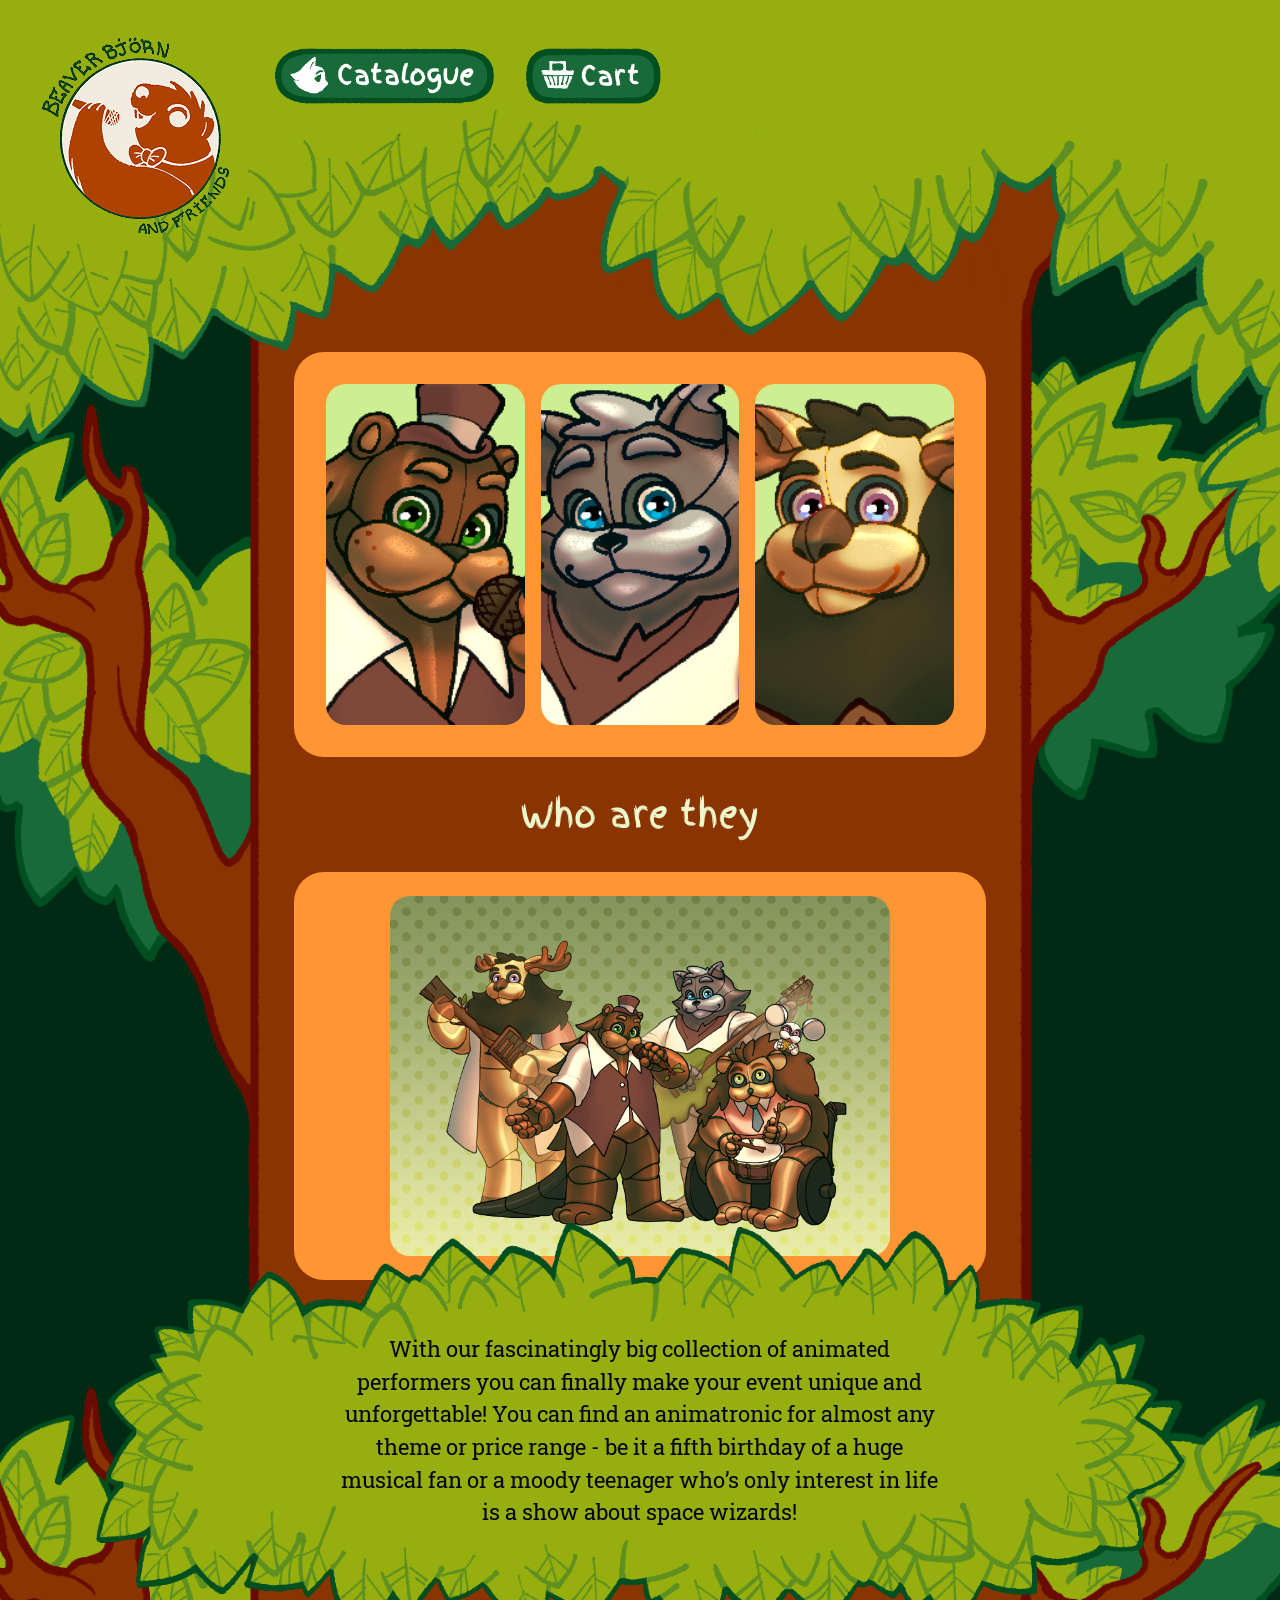
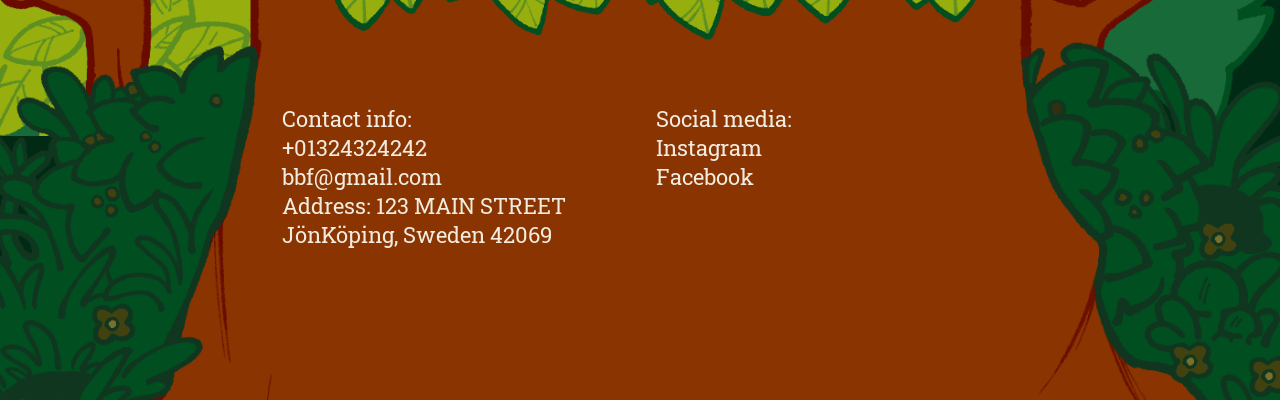
<file: index.html>
<!-- i use gemini ai at some points throughout the project to finish things on time but i double check what it does and if something goes bad then its on me-->
<!-- i also pray to whoever hosts stacks overflow, this website is a lifesaver -->
<!doctype html>
<html lang="en">
  <head>
    <meta charset="UTF-8" />
    <meta name="viewport" content="width=device-width, initial-scale=1.0" />
    <title>Beaver Bjorn and Friends</title>
    <link rel="preconnect" href="https://fonts.googleapis.com" />
    <link rel="preconnect" href="https://fonts.gstatic.com" crossorigin />
    <link
      href="https://fonts.googleapis.com/css2?family=Finger+Paint&display=swap"
      rel="stylesheet"
    />
    <link
      href="https://fonts.googleapis.com/css2?family=Original+Surfer&family=Roboto+Slab:wght@100..900&family=Roboto:ital,wght@0,100..900;1,100..900&display=swap"
      rel="stylesheet"
    />
    <link rel="stylesheet" href="css/general_style.css" />
    <link rel="stylesheet" href="css/index_css.css" />
    <script src="js/footer_and_nav_functionality.js" defer></script>
  </head>
  <body>
    <nav></nav>
    <main>
      <figure id="main_figure">
        <img src="assets/beaver_single_bg.png" alt="" />
        <img src="assets/wolf_single_bg.png" alt="" />
        <img src="assets/moose_single_bg.png" alt="" />
      </figure>
      <h1 class="finger-paint-regular">Who are they</h1>
      <section id="groups">
        <article class="bottomSectionContainer">
          <figure>
            <img src="assets/group_bg_full.png" alt="" />
          </figure>
          <h2></h2>
          <p></p>
        </article>
      </section>
      <div class="decor_holder">
        <!-- <img src="assets/bush_mid_w1400.png" alt="" class="decor_bg_img" /> -->
        <section class="bush_txt roboto-slab-regular">
          <p>
            With our fascinatingly big collection of animated performers you can
            finally make your event unique and unforgettable! You can find an
            animatronic for almost any theme or price range - be it a fifth
            birthday of a huge musical fan or a moody teenager who’s only
            interest in life is a show about space wizards!
          </p>
        </section>
      </div>
    </main>
    <footer></footer>
  </body>
</html>
</file>
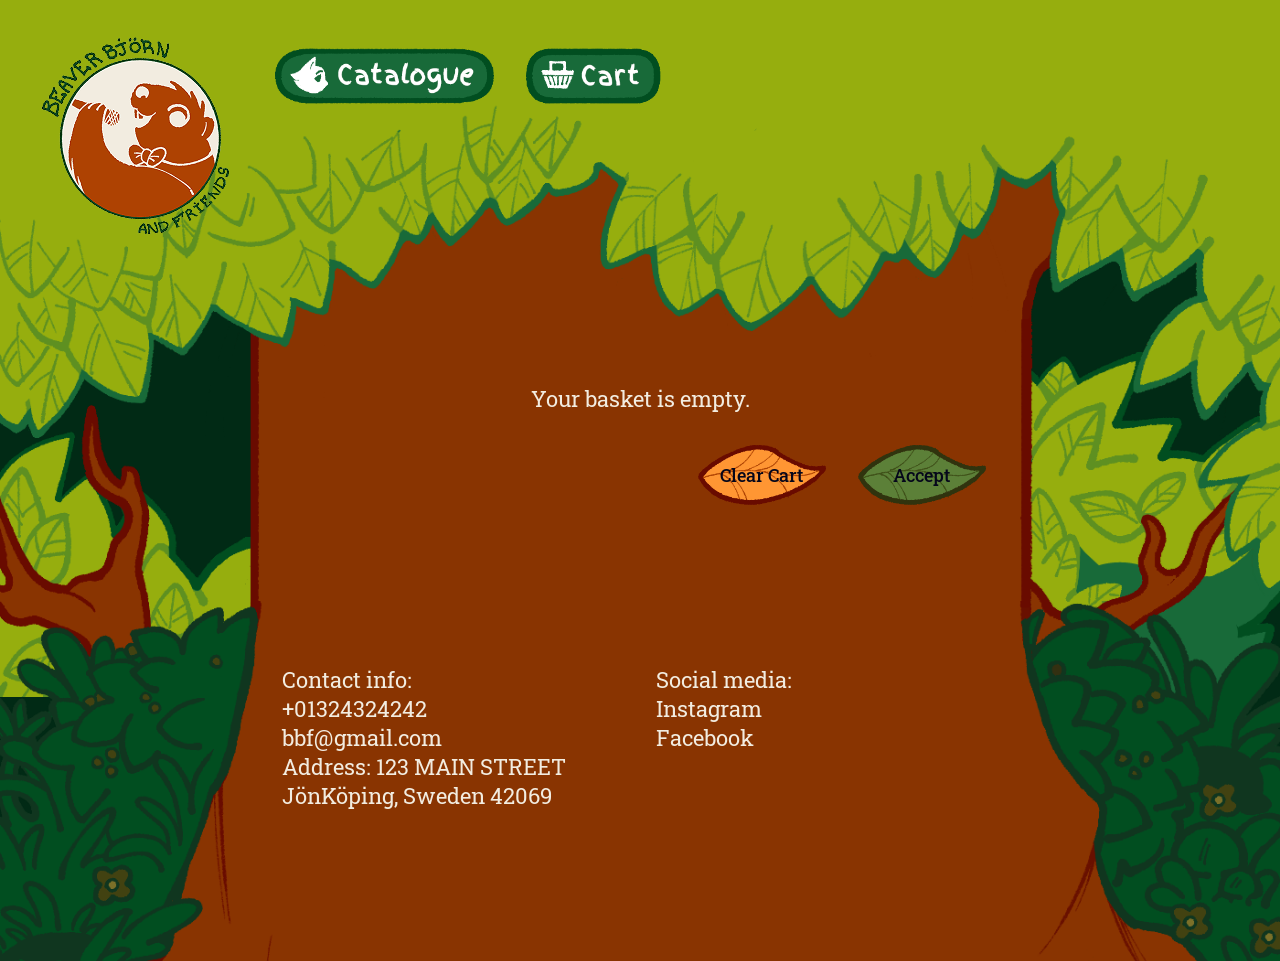
<file: basket.html>
<!doctype html>
<html lang="en">
  <head>
    <meta charset="UTF-8" />
    <meta name="viewport" content="width=device-width, initial-scale=1.0" />
    <title>Basket</title>
    <link rel="preconnect" href="https://fonts.googleapis.com" />
    <link rel="preconnect" href="https://fonts.gstatic.com" crossorigin />
    <link
      href="https://fonts.googleapis.com/css2?family=Finger+Paint&display=swap"
      rel="stylesheet"
    />
    <link
      href="https://fonts.googleapis.com/css2?family=Original+Surfer&family=Roboto+Slab:wght@100..900&family=Roboto:ital,wght@0,100..900;1,100..900&display=swap"
      rel="stylesheet"
    />
    <link rel="stylesheet" href="css/general_style.css" />
    <link rel="stylesheet" href="css/basket.css" />
    <script src="js/footer_and_nav_functionality.js" defer></script>
    <script src="js/data.js"></script>
    <script src="js/cart_work.js"></script>
  </head>
  <body>
    <nav></nav>
    <main class="basket_main">
      <article id="cart_container" class="roboto-slab-regular">
        <figure class="item dark_container">
          <img src="assets/download.png" alt="" />
          <h3>Name</h3>
          <p>000 SEK</p>
          <button class="leafy_button remove_button">
            <p class="roboto-slab-regular">Remove</p>
          </button>
        </figure>
        <figure class="item dark_container">
          <img src="assets/download.png" alt="" />
          <h3>Name</h3>
          <p>000 SEK</p>
          <button class="leafy_button remove_button">
            <p class="roboto-slab-regular">Remove</p>
          </button>
        </figure>
      </article>
      <section class="button_container roboto-slab-regular">
        <button class="clear_cart">
          <p class="roboto-slab-regular">Clear Cart</p>
        </button>
        <button class="accept_button">
          <p class="roboto-slab-regular">Accept</p>
        </button>
      </section>
    </main>
    <footer></footer>
  </body>
</html>
</file>
<file: css/general_style.css>
:root {
  /* pallette 1 */
  --pal1_col1: #ff9633;
  --pal1_col2: #ae4202;
  --pal1_col3: #f2ece0;
  --pal1_col4: #96ae0e;
  --pal1_col5: #186a39;
  --pal1_col6: #05061b;
  --pal1_col7: #553232;
  /* palette 2 */
  --pal2_col1: #ecf7cd;
  --pal2_col2: #f7b0d8;
  --pal2_col3: #6357df;
  --pal2_col4: #67186b;
  --pal2_col5: #012a15;
  --pal2_col6: #472948;
  --pal2_col7: #504a8d;
  /* general element properties */
  --window_border_radius: 30px;
  --image_border_radius: 20px;
  --micro_gap: 2rem;
}
/* presets */
.dark_container {
  padding: var(--micro_gap);
  overflow: clip;
  border-radius: var(--window_border_radius);
  background: var(--pal1_col7);
  border: 0.2em solid var(--pal1_col1);
}

.light_container {
  padding: var(--micro_gap);
  overflow: clip;
  border-radius: var(--window_border_radius);
  background: var(--pal1_col1);
}

/* text */
.finger-paint-regular {
  color: var(--pal2_col1);
  font-family: "Finger Paint", sans-serif;
  font-weight: 400;
  font-style: normal;
}

.roboto-slab-regular {
  font-family: "Roboto Slab", serif;
  font-optical-sizing: auto;
  font-weight: 400;
  font-style: normal;
}

h1 {
  font-size: clamp(2em, 2.7vw, 3rem);
}

p {
  font-size: clamp(1.2rem, 1.7vw, 2rem);
  pointer-events: none;
}

/* settings for elements */
* {
  margin: 0;
}

a {
  text-decoration: none;
  color: inherit;
}

*,
*::before,
*::after {
  box-sizing: border-box;
}

body {
  min-height: 100vh;
  display: grid;
  grid-template-rows: auto 1fr auto; /* Clean structural layout lanes */
  background-color: var(--pal2_col5);
}

main {
  display: flex;
  flex-direction: column;
  align-items: center;
  gap: 2rem;
  padding: 2em 23%;
  padding-bottom: 6em;
  position: relative;
  z-index: 1;
  grid-row: 2 / 3;
  grid-column: 1;
  flex-grow: 1;
  box-sizing: border-box;
  background-image: url(../assets/base_mid_straight_updated_w1400.png);
  background-repeat: repeat-y;
  background-size: 100% auto;
  background-position: top center;
}

/* nav insert */
.nav_holder {
  width: 100%;
  height: auto;
  display: flex;
  align-items: flex-start;
  justify-content: flex-start;
  gap: var(--micro_gap);
  margin-bottom: -12rem;
  padding: 1em 1em 28% 1em;
  position: relative;
  z-index: 20;
  color: var(--pal1_col3);
  background-image: url(../assets/justheader_top_w1400.png);
  background-repeat: no-repeat;
  background-size: cover;
  background-position: bottom center;
  pointer-events: none;
}

.link_basket,
.link_catalogue,
.logo_link {
  display: inline-block;
  background-size: contain;
  background-repeat: no-repeat;
  pointer-events: auto;
}

.link_basket,
.link_catalogue {
  height: 3.5rem;
  margin-top: 2rem;
}
.link_basket {
  aspect-ratio: 219/90;
  background-image: url(../assets/button_short.png);
}

.link_basket:hover {
  background-image: url(../assets/button_short_pressed.png);
}

.link_catalogue {
  aspect-ratio: 352 / 90;
  background-image: url(../assets/button_wide.png);
}

.link_catalogue:hover {
  background-image: url(../assets/button_wide_pressed.png);
}

.nav_holder img {
  object-fit: cover;
}

nav {
  height: 25vw;
  min-height: 15rem;
  grid-column: 1;
  grid-row: 1;
  background-image: url(../assets/base_top_nakedsnake_updated_w1400.png);
  background-repeat: no-repeat;
  background-size: cover;
  background-position: bottom center;
}

/* footer insert */
.footer_holder {
  display: grid;
  grid-template-columns: repeat(2, 1fr);
  padding: 4em 22%;
  gap: 2em;
  height: 100%;
}

footer {
  width: 100%;
  height: auto;
  min-height: 40vh;
  margin-top: -6rem;
  padding: 0;
  position: relative;
  grid-row: 3;
  grid-column: 1;
  z-index: 10;
  box-sizing: border-box;
  background-image: url(../assets/base_footer_straight_w14000.png);
  background-repeat: no-repeat;
  background-size: 100% auto;
  background-position: top center;
  /* bottom: 0;
  left: 0; */
}
/* the text breaks main due to linebreaks 897 and 799 width*/

.footer_holder article {
  display: flex;
  flex-direction: column;
  gap: 5%;
}

.footer_holder p {
  color: var(--pal1_col3);
}

@media screen and (max-width: 930px) {
  main {
    padding: 6rem 5%;
    padding-top: 11rem;
    overflow-x: hidden;
    background-image: url(../assets/base_w956.png);
  }
  footer {
    background-image: url(../assets/footer_w956.png);
  }
  .nav_holder {
    background-image: url(../assets/top_w956.png);
  }
  nav {
    background-image: url(../assets/base_w956.png);
  }
  .link_basket,
  .link_catalogue {
    width: 5rem;
    height: auto;
    aspect-ratio: 1 / 1;
  }

  .link_basket {
    background-image: url(../assets/basket_w_button.png);
  }
  .link_basket:hover {
    background-image: url(../assets/basket_w_button_pressed.png);
  }

  .link_catalogue {
    background-image: url(../assets/catalogue_w_button.png);
  }

  .link_catalogue:hover {
    background-image: url(../assets/catalogue_w_button_pressed.png);
  }
}
</file>
<file: css/index_css.css>
@import url("general_style.css");

#main_figure {
  width: 100%;
  height: 45svh;
  display: flex;
  justify-content: space-between;
  padding: var(--micro_gap);
  gap: 1rem;
  overflow: clip;
  border-radius: var(--window_border_radius);
  background: var(--pal1_col1);
}

#main_figure img {
  flex: 1;
  width: 0;
  height: 100%;
  object-fit: cover;
  border-radius: var(--image_border_radius);
}

#groups {
  width: 100%;
  min-height: auto;
  display: grid;
  grid-template-columns: 1fr;
  gap: 1em;
}

.bottomSectionContainer {
  width: 100%;
  display: flex;
  justify-content: center;
  align-items: center;
  padding: 1.5em;
  background-color: var(--pal1_col1);
  border-radius: var(--window_border_radius);
}

.bottomSectionContainer figure {
  width: 100%;
  display: flex;
  justify-content: center;
  align-items: center;
}

.bottomSectionContainer img {
  max-width: 500px;
  width: 100%;
  height: auto;
  display: block;
  object-fit: contain;
  border-radius: var(--image_border_radius);
}

.decor_holder {
  width: 85vw;
  height: auto;
  display: flex;
  justify-content: center;
  margin-top: -7vw;
  margin-left: calc(50% - (85vw / 2));
  margin-right: calc(50% - (85vw / 2));
  position: relative;
  z-index: 28;
  overflow: visible;
}

.bush_txt {
  width: 100%;
  aspect-ratio: 1302/500;
  display: flex;
  flex-direction: column;
  justify-content: center;
  align-items: center;
  padding: var(--micro_gap) 15%;
  z-index: 50;
  background: url(../assets/bush_mid_w1400.png) no-repeat center center /
    contain;
}

.bush_txt p {
  max-width: 80%;
  color: var(--pal1_col6);
  text-align: center;
  font-weight: 400;
  line-height: 1.5;
}

@media screen and (max-width: 930px) {
  .decor_holder {
    width: 100vw;
    max-width: 100vw;
    margin-left: -5vw;
    margin-right: -5vw;
    left: auto;
    right: auto;
  }
  .bush_txt {
    width: 100%;
    aspect-ratio: 440/346;
    padding: 4rem 10%;
    background: url(../assets/bush_mid_w956.png) no-repeat center center /
      contain;
  }
  .bush_txt p {
    max-width: 100%;
    color: var(--pal1_col3);
  }
}
</file>
<file: css/basket.css>
#cart_container {
  height: fit-content;
  display: grid;
  grid-template-columns: 1fr 1fr;
  grid-template-rows: auto;
  gap: var(--micro_gap);
  margin-top: var(--micro_gap);
  color: var(--pal1_col3);
}

main.basket_main {
  justify-content: space-between;
}

.item {
  width: 100%;
  min-height: 20vh;
  height: auto;
  display: grid;
  gap: 0.3em;
  grid-template-columns: 2fr 1fr 1fr;
  grid-template-rows: 2fr 1fr 2fr;
  grid-template-areas:
    "picture name name"
    "picture . price"
    "picture . button";
  padding: 0.5em;
}

figure,
img {
  display: block;
  height: auto;
}

.item img {
  max-width: 100%;
  height: 100%;
  object-fit: cover;
  border-radius: var(--image_border_radius);
  grid-area: picture;
}

.item h3 {
  grid-area: name;
  font-weight: 400;
}

.item p {
  grid-area: price;
  text-align: end;
  font-weight: 350;
}

.leafy_button {
  grid-area: button;
  width: clamp(6rem, 8vw, 8rem);
  aspect-ratio: 227/106;
  justify-self: end;
  align-self: end;
  display: flex;
  background: url("../assets/small_leaf.png") no-repeat center center / contain;
}

.leafy_button:hover {
  background-image: url(../assets/small_leaf_pressed.png);
}

.leafy_button p.roboto-slab-regular {
  color: var(--pal1_col6);
  margin: 0;
  text-align: center;
  font-size: 1rem;
  font-weight: 490;
  width: 100%;
}

button {
  color: var(--pal1_col3);
  border: 0;
  padding: 0;
  width: 100%;
  height: 100%;
  background-color: transparent;
  display: flex;
  align-items: center;
  justify-content: center;
  cursor: pointer;
}

.button_container {
  margin-bottom: 6rem;
  display: flex;
  justify-content: flex-end;
  gap: var(--micro_gap);
  width: 100%;
}

.clear_cart,
.accept_button {
  display: flex;
  align-items: center;
  justify-content: center;
}

.clear_cart p,
.accept_button p {
  color: var(--pal1_col6);
  margin: 0;
  text-align: center;
  font-weight: 490;
  width: 100%;
  font-size: 1.15rem;
}

.clear_cart {
  width: clamp(8rem, 10vw, 10rem);
  aspect-ratio: 227 / 106;
  background: url("../assets/small_leaf.png") no-repeat center center / contain;
}

.clear_cart:hover {
  background-image: url(../assets/small_leaf_pressed.png);
}

.accept_button {
  width: clamp(8rem, 10vw, 10rem);
  aspect-ratio: 227/106;
  background: url("../assets/small_leaf_green.png") no-repeat center center/
    contain;
}

.accept_button:hover {
  background-image: url(../assets/small_leaf_green_pressed.png);
}

@media screen and (max-width: 1200px) {
  #cart_container {
    grid-template-columns: 1fr;
  }
}
</file>
